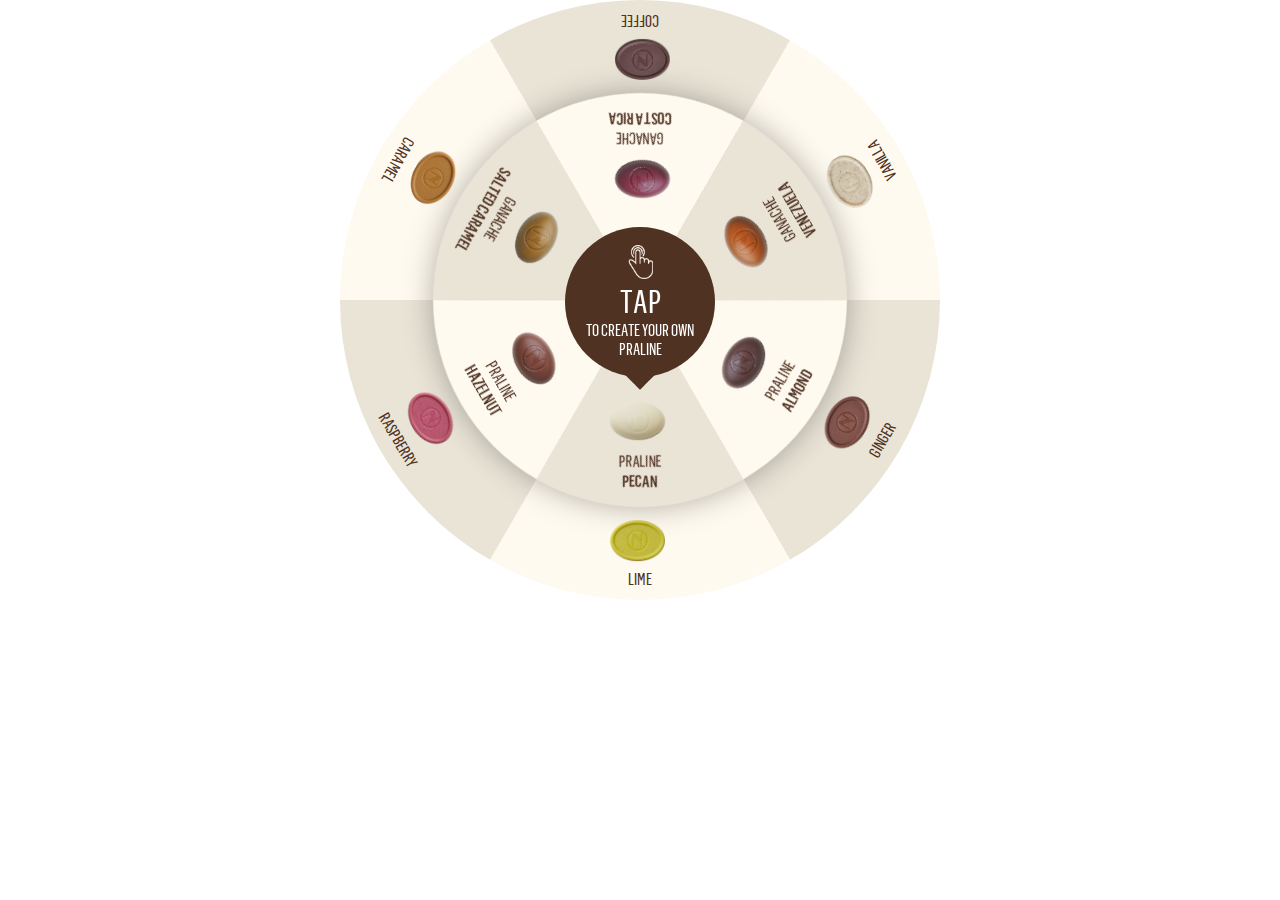
<file: index.html>
<!DOCTYPE html>
<html lang="en">

<head>
   <meta charset="UTF-8">
   <meta http-equiv="X-UA-Compatible" content="IE=edge">
   <meta name="viewport" content="width=device-width, initial-scale=1.0">
   <link rel="stylesheet" href="css/spin_wheel.css">
   <title>English</title>
</head>

<body>
   <div id="chart">
      <div class="spin_button" onclick="spin()">
         <div>
            <img src="images/tap.png" alt="">
            <span class="main_text">TAP</span>
            <span class="tagline">TO CREATE YOUR OWN PRALINE</span>
         </div>
      </div>
      <div id="result">
         <div class="result_cont">
            <div class="result_badge">
               <img src="images/almond.png" alt="icon" class="top_image_1">
               <img src="images/almond.png" alt="icon" class="top_image_2">
            </div>
            <h3 class="result_title">VANILLA SALTED + CARAMEL</h3>
            <h6 class="result_dec">Lorem ipsum dolor sit amet consectetur adipisicing elit. Dolore vero molestias nemo
               veritatis nulla sed eaque similique fugit</h6>
            <img src="images/results/LIME+PECAN.png" alt="" class="result_stats">
         </div>
         <div class="result_spin">
            SPIN AGAIN
            <img src="images/arrow.png" alt="">
         </div>
      </div>
   </div>


   <script src="https://code.jquery.com/jquery-3.6.0.min.js"></script>

   <script src="js/d3.v3.min.js" charset="utf-8"></script>


   <script>
      // get the container width set the width and height of the SVG circle
      var chartWidth = $("#chart").width();
      // essential veriables
      var padding = { top: 0, right: 0, bottom: 0, left: 0 },
         w = chartWidth - padding.left - padding.right,
         h = chartWidth - padding.top - padding.bottom,
         r = Math.min(w, h) / 2,
         rotation = 30,
         oldrotation = 30,
         rotation2 = 30,
         oldrotation2 = 30,
         picked = 100000,
         picked2 = 100000,
         color = d3.scale.category20();//category20c()
      var totalDuration = 5000;

      // outer circle data
      var data = [
         { "label": "vanilla", "value": 1, "image": "vanilla.png" },
         { "label": "ginger", "value": 2, "image": "ginger.png" },
         { "label": "lime", "value": 3, "image": "lime.png" },
         { "label": "raspberry", "value": 4, "image": "raspberry.png" },
         { "label": "caramel", "value": 5, "image": "caramel.png" },
         { "label": "coffee", "value": 6, "image": "coffee.png" }
      ];

      // inner circle data
      var data_inner = [
         { "title": "ganache", "title_bold": "costa rica", "value": 1, "image": "costarica.png", "label": "costarica" },
         { "title": "ganache", "title_bold": "venezuela", "value": 2, "image": "venezuela.png", "label": "venezuela" },
         { "title": "praline", "title_bold": "almond", "value": 3, "image": "almond.png", "label": "almond" },
         { "title": "praline", "title_bold": "pecan", "value": 4, "image": "pecan.png", "label": "pecan" },
         { "title": "praline", "title_bold": "hazelnut", "value": 5, "image": "hazelnut.png", "label": "hazelnut" },
         { "title": "ganache", "title_bold": "salted caramel", "value": 6, "image": "saltedcaramel.png", "label": "saltedcaramel" }
      ];
      var svg = d3.select('#chart')
         .append("svg")
         .data([data])
         .attr("width", w + padding.left + padding.right)
         .attr("height", h + padding.top + padding.bottom);
      var container = svg.append("g")
         .attr("class", "chartholder")
         .attr("transform", "translate(" + (w / 2 + padding.left) + "," + (h / 2 + padding.top) + ")");
      var vis = container
         .append("g").attr("class", "main_circle")

      var vis_inner = container
         .append("g").attr("class", "inner_circle")

      // set the initial position
      vis.transition()
         .duration(0)
         .attrTween("transform", rotTween);

      vis_inner.transition()
         .duration(0)
         .attrTween("transform", rotTween_inner);

      var pie = d3.layout.pie().sort(null).value(function (d) { return 1; });
      // declare an arc generator function
      var arc = d3.svg.arc().outerRadius(r);
      // select paths, use arc generator to draw
      var arcs = vis.selectAll("g.slice")
         .data(pie)
         .enter()
         .append("g")
         .attr("class", "slice");

      // arc item
      arcs.append("path")
         .attr("fill", "#FFFAEF")
         .attr("d", function (d) { return arc(d); });

      // add the text and image to outer circle
      arcs.append("g").attr("transform", function (d) {
         d.innerRadius = 0;
         d.outerRadius = r;
         d.angle = (d.startAngle + d.endAngle) / 2;
         return "rotate(" + (d.angle * 180 / Math.PI - 90) + ")translate(" + (d.outerRadius - 15) + ")";
      }).append("text")
         .attr("text-anchor", "end")
         .attr("class", "inner_text outer")
         .text(function (d, i) {
            return data[i].label;
         })


      // add image
      arcs.append("g").attr("transform", function (d) {
         console.log(d)
         d.innerRadius = 0;
         d.outerRadius = r;
         d.angle = (d.startAngle + d.endAngle) / 2;
         return "rotate(" + (d.angle * 180 / Math.PI - 90) + ")translate(" + (d.outerRadius - 15) + ")";
      }).append("image")
         .attr({
            class: "outer_circle_img",
            'xlink:href': function (d, i) {
               return "images/" + data[i].image;
            }
         })







      var pie = d3.layout.pie().sort(null).value(function (d) { return 1; });
      // declare an arc generator function
      var arc = d3.svg.arc().outerRadius(r / 1.45);

      var arcs_inner = vis_inner.selectAll("g.slice")
         .data(pie)
         .enter()
         .append("g")
         .attr("class", "slice");

      // add item to inner cirlce
      arcs_inner.append("path")
         .attr("fill", "#FFFAEF")
         .attr("d", function (d) { return arc(d); });

      // add the text
      arcs_inner.append("g").attr("transform", function (d) {
         d.innerRadius = 0;
         d.outerRadius = r / 1.45;
         d.angle = (d.startAngle + d.endAngle) / 2;
         return "rotate(" + (d.angle * 180 / Math.PI - 90) + ")translate(" + (d.outerRadius - 40) + ")";
      }).append("text")
         .attr("text-anchor", "end")
         .attr("class", "inner_text")
         .text(function (d, i) {
            return data_inner[i].title;
         })

      // add the bold text
      arcs_inner.append("g").attr("transform", function (d) {
         d.innerRadius = 0;
         d.outerRadius = r / 1.45;
         d.angle = (d.startAngle + d.endAngle) / 2;
         return "rotate(" + (d.angle * 180 / Math.PI - 90) + ")translate(" + (d.outerRadius - 20) + ")";
      }).append("text")
         .attr("text-anchor", "end")
         .attr("class", "inner_text bold")
         .text(function (d, i) {
            return data_inner[i].title_bold;
         })

      // add image
      arcs_inner.append("g").attr("transform", function (d) {
         console.log(d)
         d.innerRadius = 0;
         d.outerRadius = r / 1.45;
         d.angle = (d.startAngle + d.endAngle) / 2;
         return "rotate(" + (d.angle * 180 / Math.PI - 90) + ")translate(" + (d.outerRadius - 40) + ")";
      }).append("image")
         .attr({
            class: "outer_circle_img",
            'xlink:href': function (d, i) {
               return "images/" + data_inner[i].image;
            }
         })




      function spin(d) {

         $(".spin_button").addClass("disabled")

         var ps = 360 / 6,
            rng = Math.floor((Math.random() * 1440) + 1800);

         rotation = (Math.round(rng / ps) * ps);

         picked = Math.round(6 - (rotation % 360) / ps) + 2;
         picked = picked >= 6 ? (picked % 6) : picked;

         rotation += 0 + Math.round(ps / 2);
         vis.transition()
            .duration(totalDuration)
            .attrTween("transform", rotTween)
            .each("end", function () {
               oldrotation = rotation;
            });


         // 6 are the circle items
         var ps2 = 360 / 6,
            rng2 = Math.floor((Math.random() * 1440) + 1800);

         rotation2 = (Math.round(rng2 / ps2) * ps2);

         picked2 = Math.round((rotation2 % 360) / ps2);
         picked2 = picked2 >= 6 ? (picked2 % 6) : picked2;


         rotation2 -= 150;
         vis_inner.transition()
            .duration(totalDuration)
            .attrTween("transform", rotTween_inner)
            .each("end", function () {
               oldrotation2 = rotation2;
            });

         // run show_result function to create and show the results
         show_result(data[picked].label.toLocaleUpperCase() + "+" + data_inner[picked2].label.toLocaleUpperCase())

         setTimeout(function () {
            $(".spin_button").removeClass("disabled")
         }, totalDuration)
      }




      // rotate animation to selected angle
      function rotTween(to) {
         var i = d3.interpolate(oldrotation % 360, rotation);
         return function (t) {
            return "rotate(" + i(t) + ")";
         };
      }

      // rotate animation to selected angle
      function rotTween_inner(to) {
         var i = d3.interpolate(oldrotation2 % 360, rotation2);
         return function (t) {
            return "rotate(-" + i(t) + ")";
         };
      }



      // get random number
      function getRandomNumbers() {
         var array = new Uint16Array(1000);
         var scale = d3.scale.linear().range([360, 1440]).domain([0, 100000]);
         if (window.hasOwnProperty("crypto") && typeof window.crypto.getRandomValues === "function") {
            window.crypto.getRandomValues(array);
            console.log("works");
         } else {
            //no support for crypto, get crappy random numbers
            for (var i = 0; i < 1000; i++) {
               array[i] = Math.floor(Math.random() * 100000) + 1;
            }
         }
         return array;
      }

      function show_result(id) {
         // fetch top images
         var topImages = id.toLowerCase().split("+");
         // top images
         $(".top_image_1").attr("src", "images/" + topImages[1] + ".png").css({ right: "-100px", opacity: 0, top: "100px" });
         $(".top_image_2").attr("src", "images/" + topImages[0] + ".png").css({ left: "-100px", opacity: 0, top: "100px" });
         // main stats image
         $(".result_stats").attr("src", "images/results/" + results[id].image).css({ opacity: 0 });
         // title and text
         $(".result_title").text(results[id].title).css({ opacity: 0, top: "100px" });
         $(".result_dec").text(results[id].description).css({ opacity: 0 });

         const audio3 = new Audio("audio/SpinningWheel.mp3");
         audio3.play();

         const audio2 = new Audio("audio/WheelClick.mp3");
         audio2.play();

         // show result box
         setTimeout(function () {

            const audio = new Audio("audio/WinFanfare.mp3");
            audio.play();

            setTimeout(function () {
               const audio2 = new Audio("audio/WheelResult.mp3");
               audio2.play();
            }, 1000);

            setTimeout(function () {
               const audio2 = new Audio("audio/SpinAgain.mp3");
               audio2.play();
            }, 5000);

            $("#result").addClass("show");
            $(".top_image_1").animate({
               opacity: 1
            }, 1000).animate({
               right: '0px',
            }, 2000).animate({
               top: 0
            }, 1500);

            setTimeout(function(){
               $(".top_image_1").addClass("boxShadowNone")
            },3500)

            $(".top_image_2").animate({
               opacity: 1
            }, 1000).animate({
               left: '0px'
            }, 2000).animate({
               top: 0
            }, 1500);

            $(".result_title").animate({
               opacity: 0
            }, 2500).animate({
               opacity: 1
            }, 500).animate({
               top: 0
            }, 1500);

            $(".result_dec, .result_stats").animate({
               opacity: 0
            }, 4500).animate({
               opacity: 1
            }, 500)


         }, (totalDuration + 200))
      }

      // spin again button click
      $(".result_spin").click(function () {
         $("#result").removeClass("show");
         $(".top_image_1").removeClass("boxShadowNone");
         // setTimeout(function () {
         //    spin();
         // }, 200);
         const audio = new Audio("audio/SpinAgain.mp3");
         audio.play();
      })

      var results = {

         // VANILLA

         "VANILLA+PECAN": { "image": "VANILLA+PECAN.png", "title": "VANILLA + PECAN", "description": "A praliné of pecan nuts covered with white chocolate atop a base of white chocolate with vanilla from Madagascar." },
         "VANILLA+ALMOND": { "image": "VANILLA+ALMOND.png", "title": "VANILLA + ALMOND", "description": "An almond praliné with pieces of Montélimar (France) nougat covered with milk chocolate atop a base of white chocolate with vanilla from Madagascar." },
         "VANILLA+HAZELNUT": { "image": "VANILLA+HAZELNUT.png", "title": "VANILLA + HAZELNUT", "description": "A crunchy hazelnut praliné covered with dark chocolate atop a base of white chocolate with vanilla from Madagascar." },
         "VANILLA+SALTEDCARAMEL": { "image": "VANILLA+SALTEDCARAMEL.png", "title": "VANILLA + SALTED CARAMEL", "description": "A caramel ganache covered with dark chocolate atop a base of white chocolate with vanilla from Madagascar." },
         "VANILLA+VENEZUELA": { "image": "VANILLA+VENEZUELA.png", "title": "VANILLA + VENEZUELA", "description": "A ganache of milk chocolate from Venezuela (45% cocoa) covered with milk chocolate atop a base of white chocolate with vanilla from Madagascar." },
         "VANILLA+COSTARICA": { "image": "VANILLA+COSTARICA.png", "title": "VANILLA + COSTA RICA", "description": "A ganache of dark chocolate from Costa Rica (64% cocoa) covered with dark chocolate atop a base of white chocolate with vanilla from Madagascar." },

         // GINGER

         "GINGER+PECAN": { "image": "GINGER+PECAN.png", "title": "GINGER + PECAN", "description": "A praliné of pecan nuts covered with white chocolate atop a base of milk chocolate with ginger." },
         "GINGER+ALMOND": { "image": "GINGER+ALMOND.png", "title": "GINGER + ALMOND", "description": "An almond praliné with pieces of Montélimar (France) nougat covered with milk chocolate atop a base of milk chocolate with ginger." },
         "GINGER+HAZELNUT": { "image": "GINGER+HAZELNUT.png", "title": "GINGER + HAZELNUT", "description": "A crunchy hazelnut praliné covered with dark chocolate atop a base of milk chocolate with ginger." },
         "GINGER+SALTEDCARAMEL": { "image": "GINGER+SALTEDCARAMEL.png", "title": "GINGER + SALTED CARAMEL", "description": "A caramel ganache covered with dark chocolate atop a base of milk chocolate with ginger." },
         "GINGER+VENEZUELA": { "image": "GINGER+VENEZUELA.png", "title": "GINGER + VENEZUELA", "description": "A ganache of milk chocolate from Venezuela (45% cocoa) covered with milk chocolate atop a base of milk chocolate with ginger." },
         "GINGER+COSTARICA": { "image": "GINGER+COSTARICA.png", "title": "GINGER + COSTA RICA", "description": "A ganache of dark chocolate from Costa Rica (64% cocoa) covered with dark chocolate atop a base of milk chocolate with ginger." },

         // RASPBERRY

         "RASPBERRY+PECAN": { "image": "RASPBERRY+PECAN.png", "title": "RASPBERRY + PECAN", "description": "A praliné of pecan nuts covered with white chocolate atop a base of white chocolate with raspberry." },
         "RASPBERRY+ALMOND": { "image": "RASPBERRY+ALMOND.png", "title": "RASPBERRY + ALMOND", "description": "An almond praliné with pieces of Montélimar (France) nougat covered with milk chocolate atop a base of white chocolate with raspberry." },
         "RASPBERRY+HAZELNUT": { "image": "RASPBERRY+HAZELNUT.png", "title": "RASPBERRY + HAZELNUT", "description": "A crunchy hazelnut praliné covered with dark chocolate atop a base of white chocolate with raspberry." },
         "RASPBERRY+SALTEDCARAMEL": { "image": "RASPBERRY+SALTEDCARAMEL.png", "title": "RASPBERRY + SALTED CARAMEL", "description": "A caramel ganache covered with dark chocolate atop a base of white chocolate with raspberry." },
         "RASPBERRY+VENEZUELA": { "image": "RASPBERRY+VENEZUELA.png", "title": "RASPBERRY + VENEZUELA", "description": "A ganache of milk chocolate from Venezuela (45% cocoa) covered with milk chocolate atop a base of white chocolate with raspberry." },
         "RASPBERRY+COSTARICA": { "image": "RASPBERRY+COSTARICA.png", "title": "RASPBERRY + COSTA RICA", "description": "A ganache of dark chocolate from Costa Rica (64% cocoa) covered with dark chocolate atop a base of white chocolate with raspberry" },

         // COFFEE

         "COFFEE+PECAN": { "image": "COFFEE+PECAN.png", "title": "COFFEE + PECAN", "description": "A praliné of pecan nuts covered with white chocolate atop a base of dark chocolate with coffee." },
         "COFFEE+ALMOND": { "image": "COFFEE+ALMOND.png", "title": "COFFEE + ALMOND", "description": "A praliné of pecan nuts covered with white chocolate atop a base of dark chocolate with coffee." },
         "COFFEE+HAZELNUT": { "image": "COFFEE+HAZELNUT.png", "title": "COFFEE + HAZELNUT", "description": "A crunchy hazelnut praliné covered with dark chocolate atop a base of dark chocolate with coffee." },
         "COFFEE+SALTEDCARAMEL": { "image": "COFFEE+SALTEDCARAMEL.png", "title": "COFFEE + SALTED CARAMEL", "description": "A caramel ganache covered with dark chocolate atop a base of dark chocolate with coffee." },
         "COFFEE+VENEZUELA": { "image": "COFFEE+VENEZUELA.png", "title": "COFFEE + VENEZUELA", "description": "A ganache of milk chocolate from Venezuela (45% cocoa) covered with milk chocolate atop a base of dark chocolate with coffee." },
         "COFFEE+COSTARICA": { "image": "COFFEE+COSTARICA.png", "title": "COFFEE + COSTA RICA", "description": "A ganache of dark chocolate from Costa Rica (64% cocoa) covered with dark chocolate atop a base of dark chocolate with coffee." },

         // LIME

         "LIME+PECAN": { "image": "LIME+PECAN.png", "title": "LIME + PECAN", "description": "A praliné of pecan nuts covered with white chocolate atop a base of white chocolate with lime and lemon." },
         "LIME+ALMOND": { "image": "LIME+ALMOND.png", "title": "LIME + ALMOND", "description": "An almond praliné with pieces of Montélimar (France) nougat covered with milk chocolate atop a base of white chocolate with lime and lemon." },
         "LIME+HAZELNUT": { "image": "LIME+HAZELNUT.png", "title": "LIME + HAZELNUT", "description": "A crunchy hazelnut praliné covered with dark chocolate atop a base of white chocolate with lime and lemon." },
         "LIME+SALTEDCARAMEL": { "image": "LIME+SALTEDCARAMEL.png", "title": "LIME + SALTED CARAMEL", "description": "A caramel ganache covered with dark chocolate atop a base of white chocolate with lime and lemon." },
         "LIME+VENEZUELA": { "image": "LIME+VENEZUELA.png", "title": "LIME + VENEZUELA", "description": "A ganache of milk chocolate from Venezuela (45% cocoa) covered with milk chocolate atop a base of white chocolate with lime and lemon." },
         "LIME+COSTARICA": { "image": "LIME+COSTARICA.png", "title": "LIME + COSTA RICA", "description": "A ganache of dark chocolate from Costa Rica (64% cocoa) covered with dark chocolate atop a base of white chocolate with lime and lemon. " },

         // CARAMEL

         "CARAMEL+PECAN": { "image": "CARAMEL+PECAN.png", "title": "CARAMEL + PECAN", "description": "A praliné of pecan nuts covered with white chocolate atop a base of white and milk chocolate with caramel." },
         "CARAMEL+ALMOND": { "image": "CARAMEL+ALMOND.png", "title": "CARAMEL + ALMOND", "description": "An almond praliné with pieces of Montélimar (France) nougat covered with milk chocolate atop a base of white and milk chocolate with caramel." },
         "CARAMEL+HAZELNUT": { "image": "CARAMEL+HAZELNUT.png", "title": "CARAMEL + HAZELNUT", "description": "A crunchy hazelnut praliné covered with dark chocolate atop a base of white and milk chocolate with caramel." },
         "CARAMEL+SALTEDCARAMEL": { "image": "CARAMEL+SALTEDCARAMEL.png", "title": "CARAMEL + SALTED CARAMEL", "description": "A caramel ganache covered with dark chocolate atop a base of white and milk chocolate with caramel." },
         "CARAMEL+VENEZUELA": { "image": "CARAMEL+VENEZUELA.png", "title": "CARAMEL + VENEZUELA", "description": "A ganache of milk chocolate from Venezuela (45% cocoa) covered with milk chocolate atop a base of white and milk chocolate with caramel." },
         "CARAMEL+COSTARICA": { "image": "CARAMEL+COSTARICA.png", "title": "CARAMEL + COSTA RICA", "description": "A ganache of dark chocolate from Costa Rica (64% cocoa) covered with dark chocolate atop a base of white and milk chocolate with caramel." },

      }




   </script>
</body>

</html>
</file>
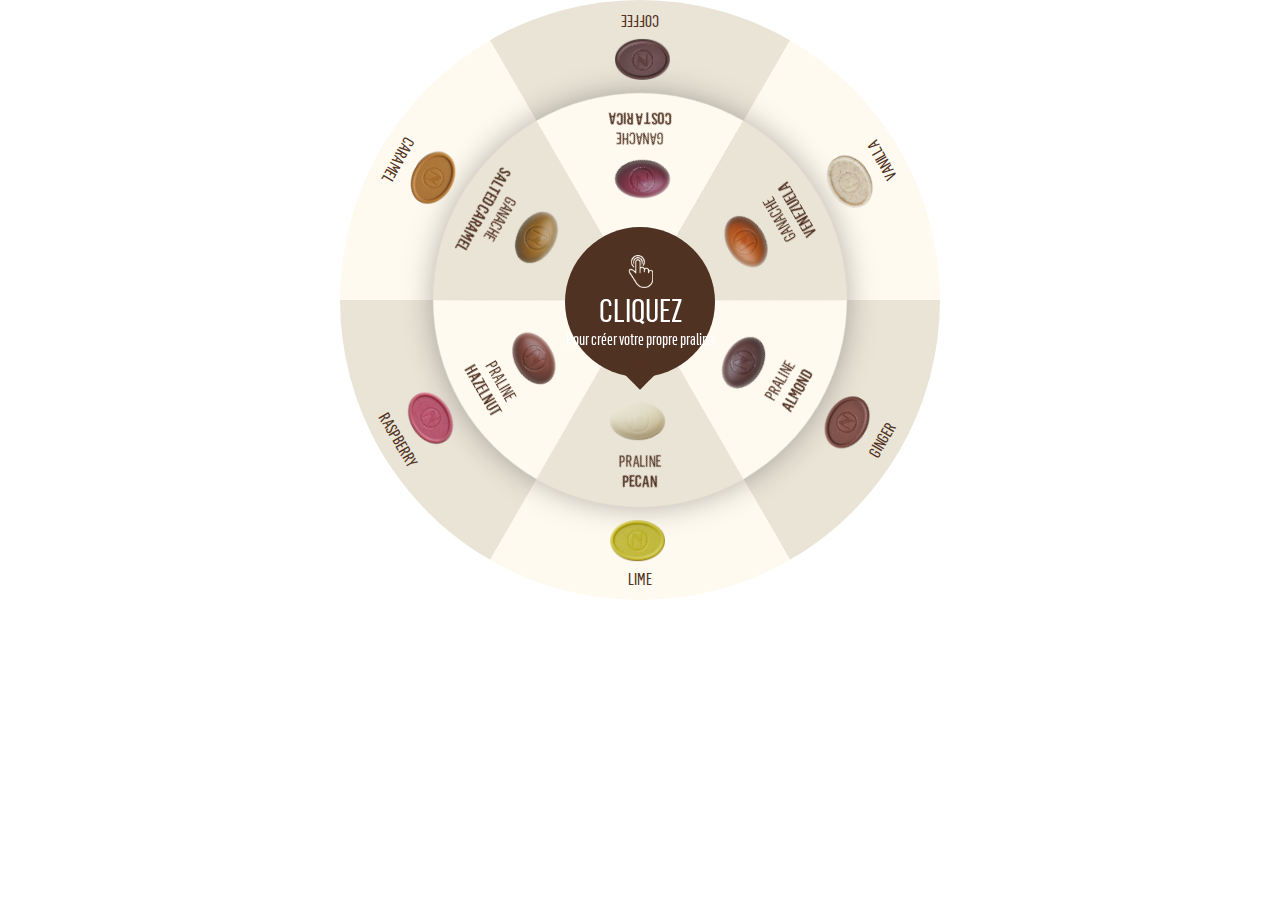
<file: index2.html>
<!DOCTYPE html>
<html lang="en">

<head>
   <meta charset="UTF-8">
   <meta http-equiv="X-UA-Compatible" content="IE=edge">
   <meta name="viewport" content="width=device-width, initial-scale=1.0">
   <link rel="stylesheet" href="css/spin_wheel.css">
   <title>French</title>
</head>

<body>
   <div id="chart">
      <div class="spin_button" onclick="spin()">
         <div>
            <img src="images/tap.png" alt="">
            <span class="main_text">CLIQUEZ</span>
            <span class="tagline">Pour créer votre propre praline</span>
         </div>
      </div>
      <div id="result">
         <div class="result_cont">
            <div class="result_badge">
               <img src="images/almond.png" alt="icon" class="top_image_1">
               <img src="images/almond.png" alt="icon" class="top_image_2">
            </div>
            <h3 class="result_title">VANILLA SALTED + CARAMEL</h3>
            <h6 class="result_dec">Lorem ipsum dolor sit amet consectetur adipisicing elit. Dolore vero molestias nemo
               veritatis nulla sed eaque similique fugit</h6>
            <img src="images/results/LIME+PECAN.png" alt="" class="result_stats">
         </div>
         <div class="result_spin">
            Tourne encore
            <img src="images/arrow.png" alt="">
         </div>
      </div>
   </div>

   <script src="https://code.jquery.com/jquery-3.6.0.min.js"></script>

   <script src="js/d3.v3.min.js" charset="utf-8"></script>


   <script>
      // get the container width set the width and height of the SVG circle
      var chartWidth = $("#chart").width();
      // essential veriables
      var padding = { top: 0, right: 0, bottom: 0, left: 0 },
         w = chartWidth - padding.left - padding.right,
         h = chartWidth - padding.top - padding.bottom,
         r = Math.min(w, h) / 2,
         rotation = 30,
         oldrotation = 30,
         rotation2 = 30,
         oldrotation2 = 30,
         picked = 100000,
         picked2 = 100000,
         color = d3.scale.category20();//category20c()

      // outer circle data
      var data = [
         { "label": "vanilla", "value": 1, "image": "vanilla.png" },
         { "label": "ginger", "value": 2, "image": "ginger.png" },
         { "label": "lime", "value": 3, "image": "lime.png" },
         { "label": "raspberry", "value": 4, "image": "raspberry.png" },
         { "label": "caramel", "value": 5, "image": "caramel.png" },
         { "label": "coffee", "value": 6, "image": "coffee.png" }
      ];

      // inner circle data
      var data_inner = [
         { "title": "ganache", "title_bold": "costa rica", "value": 1, "image": "costarica.png", "label": "costarica" },
         { "title": "ganache", "title_bold": "venezuela", "value": 2, "image": "venezuela.png", "label": "venezuela" },
         { "title": "praline", "title_bold": "almond", "value": 3, "image": "almond.png", "label": "almond" },
         { "title": "praline", "title_bold": "pecan", "value": 4, "image": "pecan.png", "label": "pecan" },
         { "title": "praline", "title_bold": "hazelnut", "value": 5, "image": "hazelnut.png", "label": "hazelnut" },
         { "title": "ganache", "title_bold": "salted caramel", "value": 6, "image": "saltedcaramel.png", "label": "saltedcaramel" }
      ];
      var svg = d3.select('#chart')
         .append("svg")
         .data([data])
         .attr("width", w + padding.left + padding.right)
         .attr("height", h + padding.top + padding.bottom);
      var container = svg.append("g")
         .attr("class", "chartholder")
         .attr("transform", "translate(" + (w / 2 + padding.left) + "," + (h / 2 + padding.top) + ")");
      var vis = container
         .append("g").attr("class", "main_circle")

      var vis_inner = container
         .append("g").attr("class", "inner_circle")

      // set the initial position
      vis.transition()
         .duration(0)
         .attrTween("transform", rotTween);

      vis_inner.transition()
         .duration(0)
         .attrTween("transform", rotTween_inner);

      var pie = d3.layout.pie().sort(null).value(function (d) { return 1; });
      // declare an arc generator function
      var arc = d3.svg.arc().outerRadius(r);
      // select paths, use arc generator to draw
      var arcs = vis.selectAll("g.slice")
         .data(pie)
         .enter()
         .append("g")
         .attr("class", "slice");

      // arc item
      arcs.append("path")
         .attr("fill", "#FFFAEF")
         .attr("d", function (d) { return arc(d); });

      // add the text and image to outer circle
      arcs.append("g").attr("transform", function (d) {
         d.innerRadius = 0;
         d.outerRadius = r;
         d.angle = (d.startAngle + d.endAngle) / 2;
         return "rotate(" + (d.angle * 180 / Math.PI - 90) + ")translate(" + (d.outerRadius - 15) + ")";
      }).append("text")
         .attr("text-anchor", "end")
         .attr("class", "inner_text outer")
         .text(function (d, i) {
            return data[i].label;
         })


      // add image
      arcs.append("g").attr("transform", function (d) {
         // console.log(d)
         d.innerRadius = 0;
         d.outerRadius = r;
         d.angle = (d.startAngle + d.endAngle) / 2;
         return "rotate(" + (d.angle * 180 / Math.PI - 90) + ")translate(" + (d.outerRadius - 15) + ")";
      }).append("image")
         .attr({
            class: "outer_circle_img",
            'xlink:href': function (d, i) {
               return "images/" + data[i].image;
            }
         })






      var pie = d3.layout.pie().sort(null).value(function (d) { return 1; });
      // declare an arc generator function
      var arc = d3.svg.arc().outerRadius(r / 1.45);

      var arcs_inner = vis_inner.selectAll("g.slice")
         .data(pie)
         .enter()
         .append("g")
         .attr("class", "slice");

      // add item to inner cirlce
      arcs_inner.append("path")
         .attr("fill", "#FFFAEF")
         .attr("d", function (d) { return arc(d); });

      // add the text
      arcs_inner.append("g").attr("transform", function (d) {
         d.innerRadius = 0;
         d.outerRadius = r / 1.45;
         d.angle = (d.startAngle + d.endAngle) / 2;
         return "rotate(" + (d.angle * 180 / Math.PI - 90) + ")translate(" + (d.outerRadius - 40) + ")";
      }).append("text")
         .attr("text-anchor", "end")
         .attr("class", "inner_text")
         .text(function (d, i) {
            return data_inner[i].title;
         })

      // add the bold text
      arcs_inner.append("g").attr("transform", function (d) {
         d.innerRadius = 0;
         d.outerRadius = r / 1.45;
         d.angle = (d.startAngle + d.endAngle) / 2;
         return "rotate(" + (d.angle * 180 / Math.PI - 90) + ")translate(" + (d.outerRadius - 20) + ")";
      }).append("text")
         .attr("text-anchor", "end")
         .attr("class", "inner_text bold")
         .text(function (d, i) {
            return data_inner[i].title_bold;
         })

      // add image
      arcs_inner.append("g").attr("transform", function (d) {
         // console.log(d)
         d.innerRadius = 0;
         d.outerRadius = r / 1.45;
         d.angle = (d.startAngle + d.endAngle) / 2;
         return "rotate(" + (d.angle * 180 / Math.PI - 90) + ")translate(" + (d.outerRadius - 40) + ")";
      }).append("image")
         .attr({
            class: "outer_circle_img",
            'xlink:href': function (d, i) {
               return "images/" + data_inner[i].image;
            }
         })




      function spin(d) {

         $(".spin_button").addClass("disabled")

         var ps = 360 / 6,
            rng = Math.floor((Math.random() * 1440) + 360);

         rotation = (Math.round(rng / ps) * ps);

         picked = Math.round(6 - (rotation % 360) / ps) + 2;
         picked = picked >= 6 ? (picked % 6) : picked;

         rotation += 0 + Math.round(ps / 2);
         vis.transition()
            .duration(3000)
            .attrTween("transform", rotTween)
            .each("end", function () {
               oldrotation = rotation;
            });


         // 6 are the circle items
         var ps2 = 360 / 6,
            rng2 = Math.floor((Math.random() * 1440) + 360);

         rotation2 = (Math.round(rng2 / ps2) * ps2);

         picked2 = Math.round((rotation2 % 360) / ps2);
         picked2 = picked2 >= 6 ? (picked2 % 6) : picked2;


         rotation2 -= 150;
         vis_inner.transition()
            .duration(3000)
            .attrTween("transform", rotTween_inner)
            .each("end", function () {
               oldrotation2 = rotation2;
            });

         // run show_result function to create and show the results
         show_result(data[picked].label.toLocaleUpperCase() + "+" + data_inner[picked2].label.toLocaleUpperCase())

         setTimeout(function () {
            $(".spin_button").removeClass("disabled")
         }, 3000)
      }




      // rotate animation to selected angle
      function rotTween(to) {
         var i = d3.interpolate(oldrotation % 360, rotation);
         return function (t) {
            return "rotate(" + i(t) + ")";
         };
      }

      // rotate animation to selected angle
      function rotTween_inner(to) {
         var i = d3.interpolate(oldrotation2 % 360, rotation2);
         return function (t) {
            return "rotate(-" + i(t) + ")";
         };
      }



      // get random number
      function getRandomNumbers() {
         var array = new Uint16Array(1000);
         var scale = d3.scale.linear().range([360, 1440]).domain([0, 100000]);
         if (window.hasOwnProperty("crypto") && typeof window.crypto.getRandomValues === "function") {
            window.crypto.getRandomValues(array);
            console.log("works");
         } else {
            //no support for crypto, get crappy random numbers
            for (var i = 0; i < 1000; i++) {
               array[i] = Math.floor(Math.random() * 100000) + 1;
            }
         }
         return array;
      }

      function show_result(id) {
         // fetch top images
         var topImages = id.toLowerCase().split("+");
         // top images
         $(".top_image_1").attr("src", "images/" + topImages[1] + ".png")
         $(".top_image_2").attr("src", "images/" + topImages[0] + ".png")
         // main stats image
         $(".result_stats").attr("src", "images/results_fr/" + results[id].image)
         // title and text
         $(".result_title").text(results[id].title)
         $(".result_dec").text(results[id].description)

         // show result box
         setTimeout(function () {
            $("#result").addClass("show");
         }, 3200)
      }

      // spin again button click
      $(".result_spin").click(function () {
         $("#result").removeClass("show");
         setTimeout(function () {
            spin();
         }, 200)
      })

      var results = {

         // VANILLA

         "VANILLA+PECAN": { "image": "VANILLA+PECAN.png", "title": "VANILLA + PECAN", "description": "Un praliné de noix de pécan enrobé de chocolat blanc avec une base au chocolat blanc à la vanille de Madagascar." },
         "VANILLA+ALMOND": { "image": "VANILLA+ALMOND.png", "title": "VANILLA + ALMOND", "description": "Un praliné aux amandes avec des morceaux de nougat de Montélimar (France) enrobé de chocolat au lait blanc avec une base au chocolat blanc à la vanille de Madagascar." },
         "VANILLA+HAZELNUT": { "image": "VANILLA+HAZELNUT.png", "title": "VANILLA + HAZELNUT", "description": "Un praliné aux noisettes enrobé de chocolat noir blanc avec une base au chocolat blanc à la vanille de Madagascar." },
         "VANILLA+SALTEDCARAMEL": { "image": "VANILLA+SALTEDCARAMEL.png", "title": "VANILLA + SALTED CARAMEL", "description": "Une ganache au caramel enrobée de chocolat noir avec une base au chocolat blanc à la vanille de Madagascar." },
         "VANILLA+VENEZUELA": { "image": "VANILLA+VENEZUELA.png", "title": "VANILLA + VENEZUELA", "description": "Une ganache de chocolat au lait du Venezuela (45% de cacao) recouverte de chocolat au lait avec une base au. chocolat blanc à la vanille de Madagascar." },
         "VANILLA+COSTARICA": { "image": "VANILLA+COSTARICA.png", "title": "VANILLA + COSTA RICA", "description": "Une ganache de chocolat noir d'origine du Costa Rica (64% de cacao) enrobé de chocolat noir avec une base au chocolat blanc à la vanille de Madagascar." },

         // GINGER

         "GINGER+PECAN": { "image": "GINGER+PECAN.png", "title": "GINGER + PECAN", "description": "Un praliné de noix de pécan enrobé de chocolat blanc avec une base au chocolat au lait au gingembre." },
         "GINGER+ALMOND": { "image": "GINGER+ALMOND.png", "title": "GINGER + ALMOND", "description": "Un praliné aux amandes avec des morceaux de nougat de Montélimar (France) enrobé de chocolat au lait blanc avec une base au chocolat au lait au gingembre." },
         "GINGER+HAZELNUT": { "image": "GINGER+HAZELNUT.png", "title": "GINGER + HAZELNUT", "description": "Un praliné aux noisettes enrobé de chocolat noir blanc avec une base au chocolat au lait au gingembre." },
         "GINGER+SALTEDCARAMEL": { "image": "GINGER+SALTEDCARAMEL.png", "title": "GINGER + SALTED CARAMEL", "description": "Une ganache au caramel enrobée de chocolat noir avec une base au chocolat au lait au gingembre." },
         "GINGER+VENEZUELA": { "image": "GINGER+VENEZUELA.png", "title": "GINGER + VENEZUELA", "description": "Une ganache de chocolat au lait du Venezuela (45% de cacao) recouverte de chocolat au lait avec une base au.chocolat au lait au gingembre." },
         "GINGER+COSTARICA": { "image": "GINGER+COSTARICA.png", "title": "GINGER + COSTA RICA", "description": "Une ganache de chocolat noir d'origine du Costa Rica (64% de cacao) enrobé de chocolat noir avec une base au chocolat au lait au gingembre." },

         // RASPBERRY

         "RASPBERRY+PECAN": { "image": "RASPBERRY+PECAN.png", "title": "RASPBERRY + PECAN", "description": "Un praliné de noix de pécan enrobé de chocolat blanc avec une base au chocolat blanc à la framboise." },
         "RASPBERRY+ALMOND": { "image": "RASPBERRY+ALMOND.png", "title": "RASPBERRY + ALMOND", "description": "Un praliné aux amandes avec des morceaux de nougat de Montélimar (France) enrobé de chocolat au lait blanc avec une base au chocolat blanc à la framboise." },
         "RASPBERRY+HAZELNUT": { "image": "RASPBERRY+HAZELNUT.png", "title": "RASPBERRY + HAZELNUT", "description": "Un praliné aux noisettes enrobé de chocolat noir blanc avec une base au chocolat blanc à la framboise." },
         "RASPBERRY+SALTEDCARAMEL": { "image": "RASPBERRY+SALTEDCARAMEL.png", "title": "RASPBERRY + SALTED CARAMEL", "description": "Une ganache au caramel enrobée de chocolat noir avec une base au chocolat blanc à la framboise." },
         "RASPBERRY+VENEZUELA": { "image": "RASPBERRY+VENEZUELA.png", "title": "RASPBERRY + VENEZUELA", "description": "Une ganache de chocolat au lait du Venezuela (45% de cacao) recouverte de chocolat au lait avec une base au. chocolat blanc à la framboise." },
         "RASPBERRY+COSTARICA": { "image": "RASPBERRY+COSTARICA.png", "title": "RASPBERRY + COSTA RICA", "description": "Une ganache de chocolat noir d'origine du Costa Rica (64% de cacao) enrobé de chocolat noir avec une base au chocolat blanc à la framboise." },

         // COFFEE

         "COFFEE+PECAN": { "image": "COFFEE+PECAN.png", "title": "COFFEE + PECAN", "description": "Un praliné de noix de pécan enrobé de chocolat blanc avec une base au chocolat noir au café." },
         "COFFEE+ALMOND": { "image": "COFFEE+ALMOND.png", "title": "COFFEE + ALMOND", "description": "Un praliné aux amandes avec des morceaux de nougat de Montélimar (France) enrobé de chocolat au lait blanc avec une base au chocolat noir au café." },
         "COFFEE+HAZELNUT": { "image": "COFFEE+HAZELNUT.png", "title": "COFFEE + HAZELNUT", "description": "Un praliné aux noisettes enrobé de chocolat noir blanc avec une base au chocolat noir au café." },
         "COFFEE+SALTEDCARAMEL": { "image": "COFFEE+SALTEDCARAMEL.png", "title": "COFFEE + SALTED CARAMEL", "description": "Une ganache au caramel enrobée de chocolat noir avec une base au chocolat noir au café." },
         "COFFEE+VENEZUELA": { "image": "COFFEE+VENEZUELA.png", "title": "COFFEE + VENEZUELA", "description": "Une ganache de chocolat au lait du Venezuela (45% de cacao) recouverte de chocolat au lait avec une base au. chocolat noir au café." },
         "COFFEE+COSTARICA": { "image": "COFFEE+COSTARICA.png", "title": "COFFEE + COSTA RICA", "description": "Une ganache de chocolat noir d'origine du Costa Rica (64% de cacao) enrobé de chocolat noir avec une base au chocolat noir au café." },

         // LIME

         "LIME+PECAN": { "image": "LIME+PECAN.png", "title": "LIME + PECAN", "description": "Un praliné de noix de pécan enrobé de chocolat blanc avec une base au chocolat blanc avec du citron vert et du citron." },
         "LIME+ALMOND": { "image": "LIME+ALMOND.png", "title": "LIME + ALMOND", "description": "Un praliné aux amandes avec des morceaux de nougat de Montélimar (France) enrobé de chocolat au lait blanc avec une base au chocolat blanc avec du citron vert et du citron. " },
         "LIME+HAZELNUT": { "image": "LIME+HAZELNUT.png", "title": "LIME + HAZELNUT", "description": "Un praliné aux noisettes enrobé de chocolat noir blanc avec une base au chocolat blanc avec du citron vert et du citron. " },
         "LIME+SALTEDCARAMEL": { "image": "LIME+SALTEDCARAMEL.png", "title": "LIME + SALTED CARAMEL", "description": "Une ganache au caramel enrobée de chocolat noir avec une base au chocolat blanc avec du citron vert et du citron. " },
         "LIME+VENEZUELA": { "image": "LIME+VENEZUELA.png", "title": "LIME + VENEZUELA", "description": "Une ganache de chocolat au lait du Venezuela (45% de cacao) recouverte de chocolat au lait avec une base au chocolat blanc avec du citron vert et du citron." },
         "LIME+COSTARICA": { "image": "LIME+COSTARICA.png", "title": "LIME + COSTA RICA", "description": "Une ganache de chocolat noir d'origine du Costa Rica (64% de cacao) enrobé de chocolat noir avec une base au chocolat blanc avec du citron vert et du citron." },

         // CARAMEL

         "CARAMEL+PECAN": { "image": "CARAMEL+PECAN.png", "title": "CARAMEL + PECAN", "description": "Un praliné de noix de pécan enrobé de chocolat blanc avec une base au chocolat blanc et chocolat au lait au caramel." },
         "CARAMEL+ALMOND": { "image": "CARAMEL+ALMOND.png", "title": "CARAMEL + ALMOND", "description": "Un praliné aux amandes avec des morceaux de nougat de Montélimar (France) enrobé de chocolat au lait blanc avec une base au chocolat blanc et chocolat au lait au caramel." },
         "CARAMEL+HAZELNUT": { "image": "CARAMEL+HAZELNUT.png", "title": "CARAMEL + HAZELNUT", "description": "Un praliné aux noisettes enrobé de chocolat noir blanc avec une base au chocolat blanc et chocolat au lait au caramel." },
         "CARAMEL+SALTEDCARAMEL": { "image": "CARAMEL+SALTEDCARAMEL.png", "title": "CARAMEL + SALTED CARAMEL", "description": "Une ganache au caramel enrobée de chocolat noir avec une base au chocolat blanc et chocolat au lait au caramel." },
         "CARAMEL+VENEZUELA": { "image": "CARAMEL+VENEZUELA.png", "title": "CARAMEL + VENEZUELA", "description": "Une ganache de chocolat au lait du Venezuela (45% de cacao) recouverte de chocolat au lait avec une base au. chocolat blanc et chocolat au lait au caramel." },
         "CARAMEL+COSTARICA": { "image": "CARAMEL+COSTARICA.png", "title": "CARAMEL + COSTA RICA", "description": "Une ganache de chocolat noir d'origine du Costa Rica (64% de cacao) enrobé de chocolat noir avec une base au chocolat blanc et chocolat au lait au caramel." },

      }


   </script>
</body>
</html>
</file>
<file: css/spin_wheel.css>
*{
	margin: 0;
	padding: 0;
}
@font-face {
	font-family: 'Flama bold';
	font-style: normal;
	font-weight: normal;
	src: local('Flama'), url('fonts//FlamaCondensed-Medium.woff') format('woff');
 }

 @font-face {
	font-family: 'NewsPlantinMTStd';
	src: local('NewsPlantinMTStd'), url('fonts/NewsPlantinMTStd.otf') format('otf');
 }

 @font-face {
	font-family: 'Flama';
	font-style: normal;
	font-weight: normal;
	src: local('Flama'), url('fonts/FlamaCondensed-Basic.woff') format('woff');
 }
 text {
	font-family: Helvetica, Arial, sans-serif;
	font-size: 11px;
	pointer-events: none;
 }

 #chart {
	width: 100%;
	max-width: 600px;
	margin: auto;
	position: relative;
	font-family: 'Flama';
 }

 .slice:nth-child(2n) path {
	fill: #E9E4D6
 }

 .spin_button {
	position: absolute;
	top: 50%;
	left: 50%;
	-webkit-transform: translate(-50%, -50%);
	transform: translate(-50%, -50%);
	background: #503223;
	color: #fff;
	width: 150px;
	height: 150px;
	display:-webkit-flex;
	display: flex;
	justify-content: center;
	align-items: center;
	border-radius: 50%;
	text-align: center;
	cursor: pointer;
 }

 .spin_button img{
	width: 25px;
 }

 .disabled{
	pointer-events: none;
 }

 .spin_button:before {
	content: "";
	border: solid #503223;
	background: #503223;
	border-width: 0 6px 6px 0;
	display: inline-block;
	padding: 8px;
	transform: rotate(45deg);
	-webkit-transform: rotate(45deg);
	position: absolute;
	bottom: -8px;
 }

 .spin_button .main_text {
	display: block;
	font-size: 2rem;
 }

 .spin_button .tagline {
	font-size: 1rem;
 }

 .inner_circle {
	filter: drop-shadow(0px 0px 15px rgba(0, 0, 0, 0.3));
 }

 .inner_text {
	-webkit-transform: rotate(270deg);
	transform: rotate(270deg);
	text-anchor: middle;
	font-size: 16px;
	text-transform: uppercase;
	fill: #503223;
	font-family: 'Flama';
 }

 .inner_text.bold {
	font-family: 'Flama bold';
 }

 .outer_circle_img {
	-webkit-transform: rotate(-90deg) translate(-30px, -65px);
	transform: rotate(-90deg) translate(-30px, -65px);
	width: 55px;
 }

 svg, .spin_button{
	user-select: none;
 }

 #result{
	background: #503223;
	position: absolute;
	width: 70%;
	height: 70%;
	border-radius: 50%;
	top: 50%;
	left: 50%;
	-webkit-transform: translate(-50%, -50%) scale(0.6);
	transform: translate(-50%, -50%) scale(0.6);
	box-shadow: 0 0 20px 0px #00000078;
	color: #E8E0D1;
	text-align: center;
	display:-webkit-flex;
	display: flex;
	align-items: center;
	justify-content: center;
	visibility: hidden;
	opacity: 0;
	-webkit-transition: 0.5s;
	transition: 0.5s;
 }

 #result.show{
	opacity: 1;
	visibility: visible;
	-webkit-transform: translate(-50%, -50%) scale(1);
	transform: translate(-50%, -50%) scale(1);
 }

 .result_cont{
	width: 70%;
	margin: auto;
 }

 .result_badge{
	width: 60px;
	height: 45px;
	margin-top: 15px;
	margin-left: auto;
	margin-right: auto;
	position: relative;
 }

 .result_badge img{
	width: 100%;
	height: 100%;
 }

 .top_image_1{
	position: absolute;
	/* left: 0; */
	top: 0;
	transform: scale(0.85);
	transform-origin: 50% 50%;
	z-index: 11;
	box-shadow: 0 0 50px;
    border-radius: 50%;
 }

 .top_image_2{
	position: relative;
	box-shadow: 0 0 50px;
    border-radius: 50%;
 }

 .result_title{
	margin: 0.5rem 0;
	position: relative;
 }
 .result_dec {
	font-size: 13px;
	margin: 0;
	font-family: 'NewsPlantinMTStd';
	font-weight: 300;
	opacity: 0.5;
 }
 .result_stats{
	border-radius: 40%;
	width: 80%;
	max-width: 210px;
 }

 .result_spin{
	position: absolute;
	bottom: 25px;
	right: 25px;
	background: #E8E0D1;
	color: #503223;
	width: 53px;
	height: 53px;
	text-align: center;
	border-radius: 50%;
	padding: 15px;
	font-size: 18px;
	font-weight: 600;
	box-shadow: 0 0 15px #0000006b;
	cursor: pointer;
	opacity: 0;
	transition: 0.3s;
	transition-delay: 5s;
	text-transform: uppercase;
 }

 #result.show .result_spin{
	opacity: 1;
 }
 .result_spin img{
	width: 16px;
 }


 .boxShadowNone{
	 box-shadow: 0 0 0;
	 transition: box-shadow 1s;
 }

 @media screen and (max-width: 576px) {
	#result {
	   width: 100%;
	   height: 100%;
	}
	.outer_circle_img {
		-webkit-transform: rotate(-90deg) translate(-25px, -40px);
		transform: rotate(-90deg) translate(-25px, -40px);
	   width: 45px;
	}

	.main_circle .outer_circle_img {
		-webkit-transform: rotate(-90deg) translate(-25px, -50px);
		transform: rotate(-90deg) translate(-25px, -50px);
	}
	.inner_text {
		-webkit-transform: rotate(270deg) translateY(10px);
		transform: rotate(270deg) translateY(10px);
	   font-size: 15px;
	}
	.main_circle .inner_text {
		-webkit-transform: rotate(270deg) translateY(5px);
		transform: rotate(270deg) translateY(5px);
	}

	.spin_button {
	   width: 140px;
	   height: 140px;
	}
	.spin_button .tagline {
	   /* font-size: 0.9rem; */
	   z-index: 11111;
	   position: sticky;
	}
	.result_badge {
	   margin-top: 10px;
	}
 }

 @media screen and (max-width: 480px){
	.spin_button {
	   width: 140px;
	   height: 140px;
	   -webkit-transform: translate(-50%, -50%) scale(0.75);
	   transform: translate(-50%, -50%) scale(0.75);
	}
	.result_dec {
	   font-size: 0.85rem;
	}
	.result_stats {
	   width: 70%;
	}
 }


 @media screen and (max-width: 420px){
	.main_circle .outer_circle_img {
		-webkit-transform: rotate(-90deg) translate(-20px, -40px);
		transform: rotate(-90deg) translate(-20px, -40px);
		width: 40px;
	}
	.outer_circle_img {
		-webkit-transform: rotate(-90deg) translate(-20px, -35px);
		transform: rotate(-90deg) translate(-20px, -35px);
		width: 40px;
	}
	.inner_text {
		-webkit-transform: rotate(270deg) translateY(13px);
		transform: rotate(270deg) translateY(13px);
		font-size: 14px;
	}
	.inner_text.bold {
		-webkit-transform: rotate(270deg) translateY(10px);
		transform: rotate(270deg) translateY(10px);
	}
 }

 @media screen and (max-width: 380px){
	.spin_button {
		-webkit-transform: translate(-50%, -50%) scale(0.6);
		transform: translate(-50%, -50%) scale(0.6);
	}
 }
</file>
